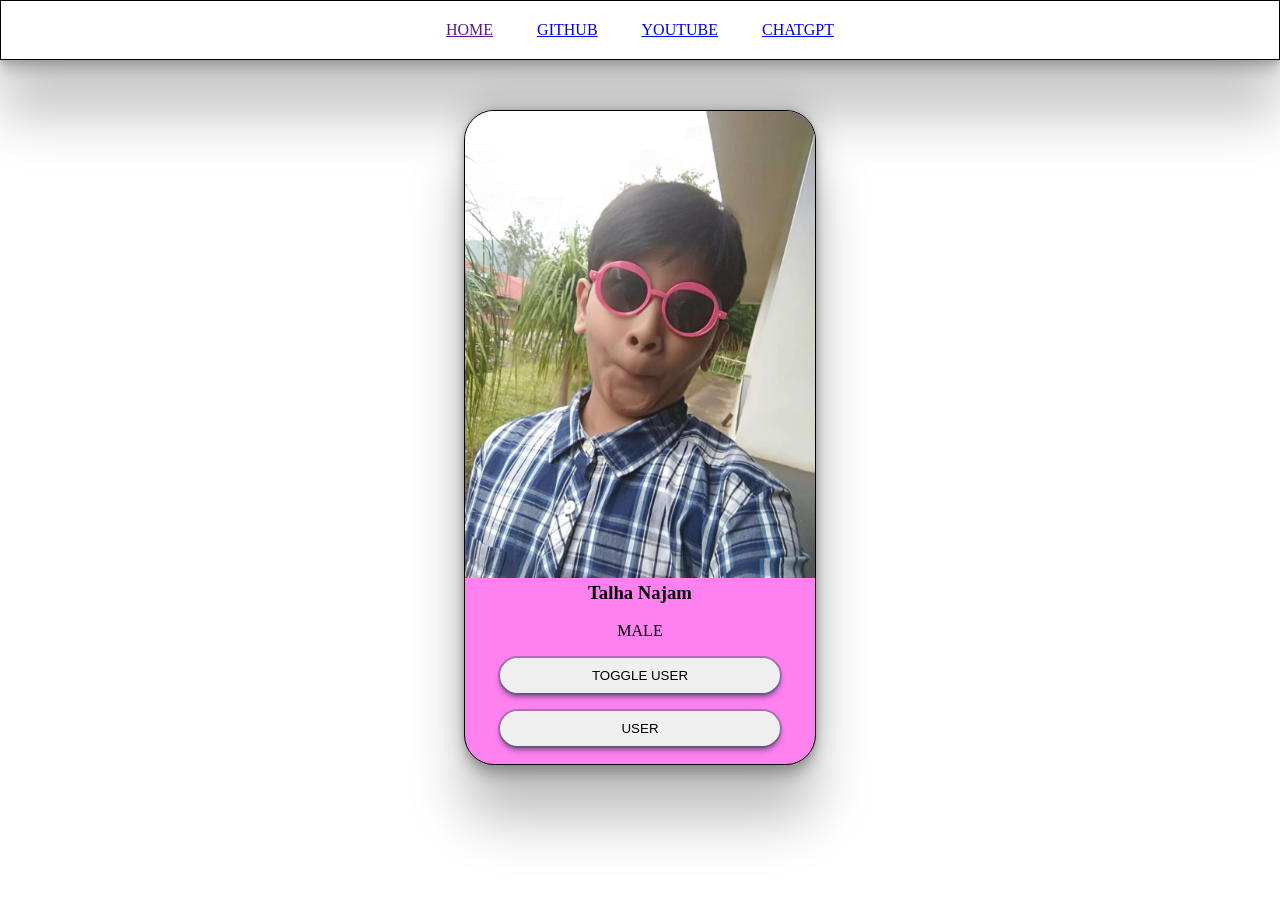
<file: target/classes/static/index.html>
<!DOCTYPE html>
<html lang="en">
<head>
    <meta charset="UTF-8">
    <meta name="viewport" content="width=device-width, initial-scale=1.0">
    <title>most secret website ever</title>
    <link rel="stylesheet" href="index.css">
</head>
<body>
     <div class="navbar">
        <a href="">HOME</a>
        <a href="https://github.com/Talha-najam/autosuggest-spring/tree/main" target="_blank">GITHUB</a>
        <a href="https://www.youtube.com/" target="_blank">YOUTUBE</a>
        <a href="https://chatgpt.com/" target="_blank">CHATGPT</a>
     </div>
     <div class="card">
        <img id = "user-image"src="talha.jpeg" alt="L coder">
        <H3 id="user-namee">Talha Najam</H3>
        <br>
        <p id="user-gender">MALE</p>
     <br>
     <button onclick="toggleuser()"> TOGGLE USER</button>
     <br>
     <br>
     <button>USER</button>
     <br>
     <br>


     </div>
       <script src="index.js"></script>
</html>
</file>
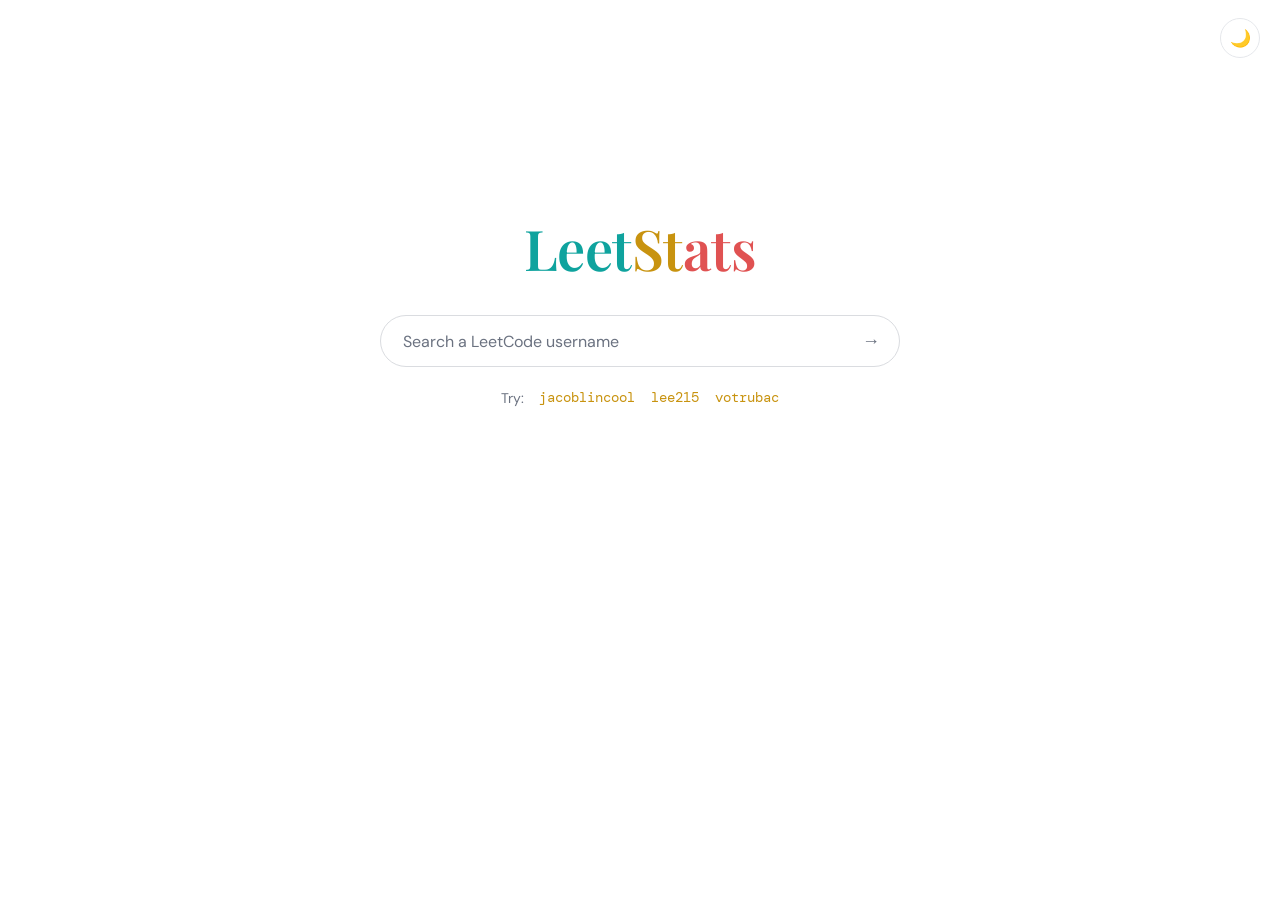
<file: target/classes/static/leetcode-stats.html>
<!DOCTYPE html>
<html lang="en" data-theme="light">
<head>
<meta charset="UTF-8">
<meta name="viewport" content="width=device-width, initial-scale=1.0">
<title>LeetStats</title>
<link rel="preconnect" href="https://fonts.googleapis.com">
<link rel="preconnect" href="https://fonts.gstatic.com" crossorigin>
<link href="https://fonts.googleapis.com/css2?family=Playfair+Display:wght@600&family=DM+Sans:wght@400;500;700&family=DM+Mono:wght@400;500&display=swap" rel="stylesheet">
<style>
  :root, [data-theme="light"] {
    --bg: #ffffff;
    --text: #1f2328;
    --muted: #6b7280;
    --line: #e5e7eb;
    --surface: #ffffff;
    --input-border: #dadce0;
    --input-shadow: rgba(32, 33, 36, 0.12);
    --track: #f0f1f3;
    --easy: #0fa39e;
    --medium: #c8930f;
    --hard: #e05252;
    --accent: #c8930f;
    --card-shadow: 0 1px 3px rgba(32, 33, 36, 0.08), 0 8px 28px rgba(32, 33, 36, 0.06);
  }
  [data-theme="dark"] {
    --bg: #0a0b0d;
    --text: #e9e7e2;
    --muted: #8b8f98;
    --line: rgba(255, 255, 255, 0.09);
    --surface: #121418;
    --input-border: rgba(255, 255, 255, 0.14);
    --input-shadow: rgba(0, 0, 0, 0.5);
    --track: rgba(255, 255, 255, 0.08);
    --easy: #3ddad7;
    --medium: #e3b341;
    --hard: #ff6b6b;
    --accent: #e3b341;
    --card-shadow: 0 20px 50px rgba(0, 0, 0, 0.45);
  }

  * { margin: 0; padding: 0; box-sizing: border-box; }

  html, body { height: 100%; }

  body {
    background: var(--bg);
    color: var(--text);
    font-family: "DM Sans", system-ui, sans-serif;
    display: flex;
    flex-direction: column;
    align-items: center;
    transition: background 0.25s, color 0.25s;
  }

  /* theme toggle, top right */
  .theme-toggle {
    position: fixed;
    top: 18px;
    right: 20px;
    width: 40px;
    height: 40px;
    border-radius: 50%;
    border: 1px solid var(--line);
    background: var(--surface);
    color: var(--text);
    font-size: 17px;
    cursor: pointer;
    display: flex;
    align-items: center;
    justify-content: center;
    transition: background 0.25s, border-color 0.25s, transform 0.15s;
    z-index: 10;
  }
  .theme-toggle:hover { transform: scale(1.06); }
  .theme-toggle:focus-visible { outline: 2px solid var(--accent); outline-offset: 2px; }

  main {
    width: 100%;
    max-width: 640px;
    padding: 0 24px 64px;
    display: flex;
    flex-direction: column;
    align-items: center;
    /* Google-style: sits a bit above vertical center when idle */
    margin-top: clamp(96px, 24vh, 210px);
    transition: margin-top 0.45s cubic-bezier(0.3, 0.8, 0.3, 1);
  }
  body.has-result main { margin-top: 72px; }

  .wordmark {
    font-family: "Playfair Display", serif;
    font-weight: 600;
    font-size: clamp(40px, 8vw, 56px);
    letter-spacing: -0.01em;
    margin-bottom: 30px;
    user-select: none;
  }
  .wordmark .l { color: var(--easy); }
  .wordmark .e { color: var(--medium); }
  .wordmark .t { color: var(--hard); }

  /* search */
  .search {
    width: 100%;
    max-width: 520px;
    display: flex;
    align-items: center;
    gap: 12px;
    background: var(--surface);
    border: 1px solid var(--input-border);
    border-radius: 999px;
    padding: 0 8px 0 22px;
    height: 52px;
    transition: box-shadow 0.2s, border-color 0.2s, background 0.25s;
  }
  .search:focus-within {
    box-shadow: 0 2px 10px var(--input-shadow);
    border-color: transparent;
  }
  [data-theme="dark"] .search:focus-within { border-color: var(--accent); box-shadow: none; }

  .search input {
    flex: 1;
    min-width: 0;
    border: none;
    outline: none;
    background: transparent;
    color: var(--text);
    font-family: "DM Mono", monospace;
    font-size: 16px;
  }
  .search input::placeholder { color: var(--muted); font-family: "DM Sans", sans-serif; }

  .search button {
    border: none;
    background: transparent;
    color: var(--muted);
    font-size: 18px;
    width: 40px;
    height: 40px;
    border-radius: 50%;
    cursor: pointer;
    display: flex;
    align-items: center;
    justify-content: center;
    transition: color 0.15s, background 0.15s;
  }
  .search button:hover { color: var(--accent); background: var(--track); }
  .search button:focus-visible { outline: 2px solid var(--accent); outline-offset: 1px; }
  .search button:disabled { opacity: 0.45; cursor: wait; }

  .try {
    margin-top: 20px;
    font-size: 14px;
    color: var(--muted);
    display: flex;
    gap: 14px;
    align-items: center;
    flex-wrap: wrap;
    justify-content: center;
  }
  .try button {
    background: none;
    border: none;
    padding: 2px 1px;
    color: var(--accent);
    font-family: "DM Mono", monospace;
    font-size: 13.5px;
    cursor: pointer;
    border-bottom: 1px dashed transparent;
    transition: border-color 0.15s;
  }
  .try button:hover { border-bottom-color: var(--accent); }
  .try button:focus-visible { outline: 2px solid var(--accent); outline-offset: 2px; }

  /* states */
  .loader {
    margin-top: 52px;
    width: 34px; height: 34px;
    border: 3px solid var(--track);
    border-top-color: var(--accent);
    border-radius: 50%;
    animation: spin 0.8s linear infinite;
  }
  @keyframes spin { to { transform: rotate(360deg); } }

  .error {
    margin-top: 44px;
    text-align: center;
    color: var(--muted);
    font-size: 14.5px;
    line-height: 1.6;
    max-width: 420px;
  }
  .error b { color: var(--hard); font-weight: 700; display: block; margin-bottom: 4px; }

  /* card */
  .card {
    width: 100%;
    margin-top: 44px;
    background: var(--surface);
    border: 1px solid var(--line);
    border-radius: 18px;
    padding: 30px 34px;
    box-shadow: var(--card-shadow);
    animation: rise 0.45s cubic-bezier(0.2, 0.7, 0.3, 1) both;
    transition: background 0.25s, border-color 0.25s;
  }
  @keyframes rise {
    from { opacity: 0; transform: translateY(14px); }
    to   { opacity: 1; transform: translateY(0); }
  }

  .card-head {
    display: flex;
    justify-content: space-between;
    align-items: baseline;
    gap: 10px;
    flex-wrap: wrap;
    margin-bottom: 26px;
  }
  .card-head a {
    font-family: "Playfair Display", serif;
    font-size: 23px;
    font-weight: 600;
    color: var(--text);
    text-decoration: none;
  }
  .card-head a:hover { color: var(--accent); }
  .card-head .rank {
    font-family: "DM Mono", monospace;
    font-size: 13px;
    color: var(--muted);
  }
  .card-head .rank b { color: var(--accent); font-weight: 500; }

  .card-body {
    display: grid;
    grid-template-columns: 168px 1fr;
    gap: 34px;
    align-items: center;
  }

  .ring-wrap { position: relative; width: 168px; height: 168px; margin: 0 auto; }
  .ring-wrap svg { transform: rotate(-90deg); display: block; }
  .ring-track { fill: none; stroke: var(--track); stroke-width: 9; }
  .ring-fill {
    fill: none;
    stroke: var(--accent);
    stroke-width: 9;
    stroke-linecap: round;
    transition: stroke-dashoffset 1.1s cubic-bezier(0.3, 0.8, 0.3, 1), stroke 0.25s;
  }
  .ring-center {
    position: absolute; inset: 0;
    display: flex; flex-direction: column;
    align-items: center; justify-content: center;
  }
  .ring-center .big {
    font-family: "DM Mono", monospace;
    font-size: 36px;
    line-height: 1;
  }
  .ring-center .small {
    color: var(--muted);
    font-size: 11.5px;
    margin-top: 6px;
    letter-spacing: 0.06em;
    text-transform: uppercase;
  }

  .bars { display: flex; flex-direction: column; gap: 18px; }
  .bar-top {
    display: flex;
    justify-content: space-between;
    align-items: baseline;
    margin-bottom: 7px;
  }
  .bar-top .label {
    font-size: 12.5px;
    font-weight: 700;
    letter-spacing: 0.09em;
    text-transform: uppercase;
  }
  .bar-top .nums {
    font-family: "DM Mono", monospace;
    font-size: 13px;
    color: var(--muted);
  }
  .bar-top .nums b { color: var(--text); font-weight: 500; }
  .bar-track { height: 7px; border-radius: 99px; background: var(--track); overflow: hidden; }
  .bar-fill { height: 100%; width: 0; border-radius: 99px; transition: width 1.1s cubic-bezier(0.3, 0.8, 0.3, 1); }
  .easy   .label { color: var(--easy); }   .easy   .bar-fill { background: var(--easy); }
  .medium .label { color: var(--medium); } .medium .bar-fill { background: var(--medium); }
  .hard   .label { color: var(--hard); }   .hard   .bar-fill { background: var(--hard); }

  .hidden { display: none !important; }

  @media (max-width: 540px) {
    .card { padding: 24px 20px; }
    .card-body { grid-template-columns: 1fr; gap: 26px; }
  }

  @media (prefers-reduced-motion: reduce) {
    * { animation: none !important; transition: none !important; }
  }
</style>
</head>
<body>
  <button class="theme-toggle" id="theme-toggle" aria-label="Switch theme" title="Switch theme">🌙</button>

  <main>
    <h1 class="wordmark"><span class="l">Leet</span><span class="e">St</span><span class="t">ats</span></h1>

    <div class="search">
      <input id="username" type="text" placeholder="Search a LeetCode username" autocomplete="off" spellcheck="false" aria-label="LeetCode username">
      <button id="go" aria-label="Fetch stats" title="Fetch stats">→</button>
    </div>

    <div class="try">
      <span>Try:</span>
      <button data-u="jacoblincool">jacoblincool</button>
      <button data-u="lee215">lee215</button>
      <button data-u="votrubac">votrubac</button>
    </div>

    <div id="loading" class="loader hidden" role="status" aria-label="Loading"></div>

    <div id="error" class="error hidden" role="alert">
      <b>Couldn't fetch that profile</b>
      <span id="error-msg"></span>
    </div>

    <section id="card" class="card hidden" aria-live="polite">
      <div class="card-head">
        <a id="profile-link" href="#" target="_blank" rel="noopener"></a>
        <span class="rank">Rank <b id="ranking">—</b></span>
      </div>
      <div class="card-body">
        <div class="ring-wrap">
          <svg width="168" height="168" viewBox="0 0 168 168" aria-hidden="true">
            <circle class="ring-track" cx="84" cy="84" r="74"></circle>
            <circle class="ring-fill" id="ring" cx="84" cy="84" r="74"></circle>
          </svg>
          <div class="ring-center">
            <div class="big" id="total-solved">0</div>
            <div class="small" id="total-label">solved</div>
          </div>
        </div>
        <div class="bars">
          <div class="bar-row easy">
            <div class="bar-top"><span class="label">Easy</span>
              <span class="nums"><b id="easy-solved">0</b> / <span id="easy-total">0</span></span></div>
            <div class="bar-track"><div class="bar-fill" id="easy-bar"></div></div>
          </div>
          <div class="bar-row medium">
            <div class="bar-top"><span class="label">Medium</span>
              <span class="nums"><b id="medium-solved">0</b> / <span id="medium-total">0</span></span></div>
            <div class="bar-track"><div class="bar-fill" id="medium-bar"></div></div>
          </div>
          <div class="bar-row hard">
            <div class="bar-top"><span class="label">Hard</span>
              <span class="nums"><b id="hard-solved">0</b> / <span id="hard-total">0</span></span></div>
            <div class="bar-track"><div class="bar-fill" id="hard-bar"></div></div>
          </div>
        </div>
      </div>
    </section>
  </main>

<script>
(function () {
  "use strict";

  /* ---------- theme ---------- */
  var root = document.documentElement;
  var toggle = document.getElementById("theme-toggle");
  var prefersDark = window.matchMedia("(prefers-color-scheme: dark)").matches;
  setTheme(prefersDark ? "dark" : "light");

  function setTheme(t) {
    root.setAttribute("data-theme", t);
    toggle.textContent = t === "dark" ? "☀️" : "🌙";
  }
  toggle.addEventListener("click", function () {
    setTheme(root.getAttribute("data-theme") === "dark" ? "light" : "dark");
  });

  /* ---------- elements ---------- */
  var input = document.getElementById("username");
  var goBtn = document.getElementById("go");
  var loadingEl = document.getElementById("loading");
  var errorEl = document.getElementById("error");
  var errorMsg = document.getElementById("error-msg");
  var cardEl = document.getElementById("card");

  var RING_R = 74;
  var RING_C = 2 * Math.PI * RING_R;
  var ring = document.getElementById("ring");
  ring.setAttribute("stroke-dasharray", RING_C);
  ring.setAttribute("stroke-dashoffset", RING_C);

  /* ---------- data sources (tried in order) ---------- */
  var SOURCES = [
    {
      url: function (u) { return "https://leetcode-api-faisalshohag.vercel.app/" + encodeURIComponent(u); },
      parse: function (d) {
        if (!d || d.errors || d.totalSolved === undefined) return null;
        return pick(d);
      }
    },
    {
      url: function (u) { return "https://alfa-leetcode-api.onrender.com/userProfile/" + encodeURIComponent(u); },
      parse: function (d) {
        if (!d || d.errors || d.totalSolved === undefined) return null;
        return pick(d);
      }
    },
    {
      url: function (u) { return "https://leetcode-stats-api.herokuapp.com/" + encodeURIComponent(u); },
      parse: function (d) {
        if (!d || d.status !== "success") return null;
        return pick(d);
      }
    }
  ];

  function pick(d) {
    return {
      totalSolved: d.totalSolved, totalQuestions: d.totalQuestions,
      easySolved: d.easySolved, totalEasy: d.totalEasy,
      mediumSolved: d.mediumSolved, totalMedium: d.totalMedium,
      hardSolved: d.hardSolved, totalHard: d.totalHard,
      ranking: d.ranking
    };
  }

  function fetchWithTimeout(url, ms) {
    var ctrl = new AbortController();
    var t = setTimeout(function () { ctrl.abort(); }, ms);
    return fetch(url, { signal: ctrl.signal })
      .then(function (r) { return r.json(); })
      .finally(function () { clearTimeout(t); });
  }

  function fetchStats(username) {
    var i = 0;
    function tryNext() {
      if (i >= SOURCES.length) return Promise.reject(new Error("all sources failed"));
      var src = SOURCES[i++];
      return fetchWithTimeout(src.url(username), 12000)
        .then(function (json) {
          var parsed = src.parse(json);
          return parsed || tryNext();
        })
        .catch(function () { return tryNext(); });
    }
    return tryNext();
  }

  /* ---------- rendering ---------- */
  function fmt(n) {
    if (n === null || n === undefined || isNaN(n)) return "—";
    return Number(n).toLocaleString("en-US");
  }

  function countUp(el, target, ms) {
    var reduce = window.matchMedia("(prefers-reduced-motion: reduce)").matches;
    if (reduce || !target) { el.textContent = fmt(target || 0); return; }
    var start = performance.now();
    (function step(now) {
      var p = Math.min(((now || performance.now()) - start) / ms, 1);
      var eased = 1 - Math.pow(1 - p, 3);
      el.textContent = fmt(Math.round(target * eased));
      if (p < 1) requestAnimationFrame(step);
    })();
  }

  function setBar(id, solved, total) {
    var pct = total > 0 ? (solved / total) * 100 : 0;
    document.getElementById(id).style.width = Math.max(pct, solved > 0 ? 2 : 0) + "%";
  }

  function render(username, s) {
    var link = document.getElementById("profile-link");
    link.textContent = username;
    link.href = "https://leetcode.com/u/" + encodeURIComponent(username) + "/";

    document.getElementById("ranking").textContent = "#" + fmt(s.ranking);
    document.getElementById("total-label").textContent = "of " + fmt(s.totalQuestions);
    document.getElementById("easy-solved").textContent = fmt(s.easySolved);
    document.getElementById("easy-total").textContent = fmt(s.totalEasy);
    document.getElementById("medium-solved").textContent = fmt(s.mediumSolved);
    document.getElementById("medium-total").textContent = fmt(s.totalMedium);
    document.getElementById("hard-solved").textContent = fmt(s.hardSolved);
    document.getElementById("hard-total").textContent = fmt(s.totalHard);

    document.body.classList.add("has-result");
    cardEl.classList.remove("hidden");

    requestAnimationFrame(function () {
      requestAnimationFrame(function () {
        countUp(document.getElementById("total-solved"), s.totalSolved, 1100);
        var pct = s.totalQuestions > 0 ? s.totalSolved / s.totalQuestions : 0;
        ring.setAttribute("stroke-dashoffset", RING_C * (1 - pct));
        setBar("easy-bar", s.easySolved, s.totalEasy);
        setBar("medium-bar", s.mediumSolved, s.totalMedium);
        setBar("hard-bar", s.hardSolved, s.totalHard);
      });
    });
  }

  function resetCard() {
    ring.setAttribute("stroke-dashoffset", RING_C);
    ["easy-bar", "medium-bar", "hard-bar"].forEach(function (id) {
      document.getElementById(id).style.width = "0";
    });
    document.getElementById("total-solved").textContent = "0";
  }

  /* ---------- flow ---------- */
  var busy = false;

  function lookup(username) {
    username = (username || "").trim();
    if (!username || busy) return;
    busy = true;

    input.value = username;
    goBtn.disabled = true;
    errorEl.classList.add("hidden");
    cardEl.classList.add("hidden");
    resetCard();
    loadingEl.classList.remove("hidden");

    fetchStats(username)
      .then(function (stats) {
        loadingEl.classList.add("hidden");
        render(username, stats);
      })
      .catch(function () {
        loadingEl.classList.add("hidden");
        errorMsg.textContent = 'No stats found for "' + username +
          '". Check the spelling, or the public stats APIs may be briefly busy — try again in a moment.';
        errorEl.classList.remove("hidden");
      })
      .finally(function () {
        goBtn.disabled = false;
        busy = false;
      });
  }

  goBtn.addEventListener("click", function () { lookup(input.value); });
  input.addEventListener("keydown", function (e) { if (e.key === "Enter") lookup(input.value); });
  document.querySelectorAll(".try button").forEach(function (b) {
    b.addEventListener("click", function () { lookup(b.dataset.u); });
  });
})();
</script>
</body>
</html>
</file>
<file: target/classes/static/index.css>
*{
    margin:0px;
}

.navbar{
    border-style: solid;
    border-width: 1px;
    border-color:black;
    padding: 20px;
    text-align: center;
    box-shadow: rgba(0, 0, 0, 0.25) 0px 54px 55px, rgba(0, 0, 0, 0.12) 0px -12px 30px, rgba(0, 0, 0, 0.12) 0px 4px 6px, rgba(0, 0, 0, 0.17) 0px 12px 13px, rgba(0, 0, 0, 0.09) 0px -3px 5px;
}

.navbar a{
    padding:20px 20px 20px 20px;
    text-decoration:underline;
}

.navbar a:hover{
    color:blue;
    background:aqua;
}

.body{
    background-color:lightblue;
    text-align: center;
}

.card{
    border: 1px solid black;
    background-color: rgb(255, 129, 240);
    width: 350px;
    border-radius: 30px;
    text-align: center;
    margin-top: 50px;
    overflow: hidden;
    margin-right:auto;
    margin-left:auto;
    box-shadow: rgba(0, 0, 0, 0.25) 0px 54px 55px, rgba(0, 0, 0, 0.12) 0px -12px 30px, rgba(0, 0, 0, 0.12) 0px 4px 6px, rgba(0, 0, 0, 0.17) 0px 12px 13px, rgba(0, 0, 0, 0.09) 0px -3px 5px;
}

.card img{
    width: 100%;
}

.card button{
    border-style: none;
    padding: 10px;
    width: 80%;
    border-radius: 20px;
    box-shadow: rgba(64, 85, 109, 0.4) 0px 0px 0px 2px, rgba(6, 24, 44, 0.65) 0px 4px 6px -1px, rgba(255, 255, 255, 0.08) 0px 1px 0px inset;
}
</file>
